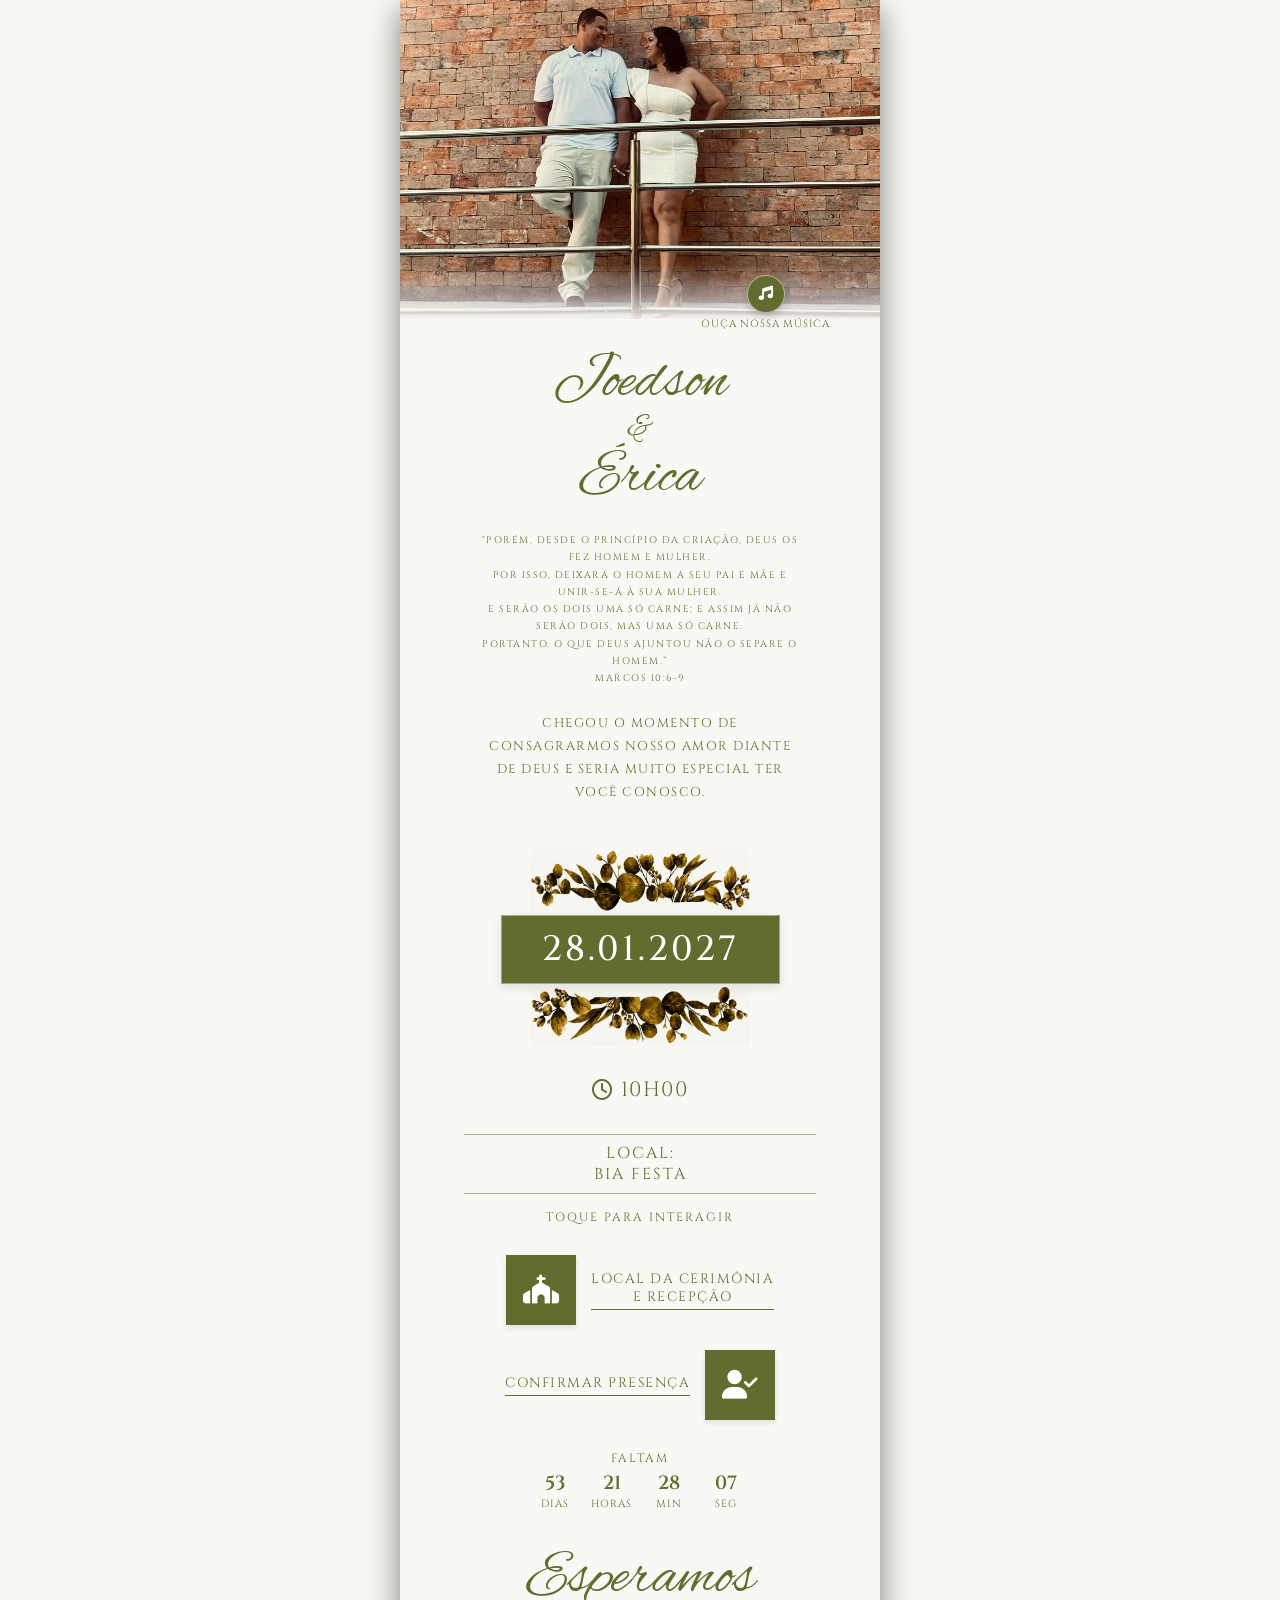
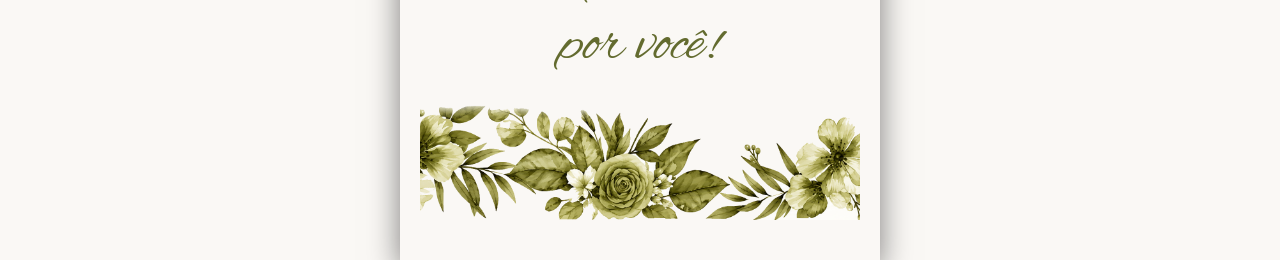
<file: index.html>
<!DOCTYPE html>
<html lang="pt-BR">
<head>
  <meta charset="UTF-8">
  <meta name="viewport" content="width=device-width, initial-scale=1.0">
  <title>Joedson e Erica</title>
  
  <!-- Google Fonts -->
  <link rel="preconnect" href="https://fonts.googleapis.com">
  <link rel="preconnect" href="https://fonts.gstatic.com" crossorigin>
  <link href="https://fonts.googleapis.com/css2?family=Alex+Brush&family=Cinzel:wght@400;500;600&display=swap" rel="stylesheet">
  
  <!-- Ícones do App/Navegador -->
  <link href="imagens/icon.png" rel="shortcut icon"/>
  <link href="imagens/icon-192.png" rel="icon" sizes="192x192"/>
  <link href="imagens/icon-180.png" rel="apple-touch-icon" sizes="180x180"/>
  
  <!-- FontAwesome -->
  <link rel="stylesheet" href="https://cdnjs.cloudflare.com/ajax/libs/font-awesome/6.4.0/css/all.min.css">

  <!-- CSS Local -->
  <link rel="stylesheet" href="./style.css">
</head>
<body>
  <!-- Música de fundo -->
  <audio id="bg-music" loop src="audio/musica.mp3"></audio>
  
  <div class="card-container">

    <!-- FOTO DO TOPO (Floral Cima Ajustado) -->
    <div class="top-photo-wrapper">
      <img src="imagens/foto-casal.png" alt="Flores verde oliva">
    </div>

    <!-- CONTEÚDO PRINCIPAL -->
    <div class="main-content">
      
      <!-- CONTAINER DOS NOMES COM A DECORAÇÃO -->
      <div class="names-container">
        <h1 class="couple-names">
          Joedson
          <span>&</span>
          Érica
        </h1>
         <!-- Bloco de Música com Texto -->
<div class="music-wrapper">
    <button id="music-btn" class="music-toggle-btn" aria-label="Tocar Música">
      <i class="fa-solid fa-music"></i>
    </button>
    <span class="music-label">Ouça nossa música</span>
  </div>
      </div>
       
      <!-- Versículo Bíblico -->
      <p class="versiculo-biblico">
        "Porém, desde o princípio da criação, Deus os fez homem e mulher.<br> 
        Por isso, deixará o homem a seu pai e mãe e unir-se-á à sua mulher.<br> 
        E serão os dois uma só carne; e assim já não serão dois, mas uma só carne.<br>  
        Portanto, o que Deus ajuntou não o separe o homem.”<br> 
        Marcos 10:6-9
      </p>

      <!-- Texto da Saudação -->
      <p class="invitation-text">
        Chegou o momento de consagrarmos nosso amor diante de Deus e seria muito especial ter você conosco.
      </p>

      <!-- SEÇÃO DA DATA COM DECORAÇÕES -->
      <div class="date-wrapper">
        <img src="imagens/floral-cima.png" alt="Decoração Topo" class="date-deco date-deco-top">

        <!-- DATA EM DESTAQUE -->
        <div class="date-badge">
          28.01.2027
        </div>

        <img src="imagens/floral-baixo.png" alt="Decoração Base" class="date-deco date-deco-bottom">
      </div>

      <!-- HORA -->
      <div class="time-text">
        <i class="far fa-clock"></i>
        <span>10H00</span>
      </div>
      
      <!-- LOCAL -->
      <div class="location-info">
        <div class="divider-line"></div>
        <p class="location-text">Local: <br>Bia Festa</p>
        <div class="divider-line"></div>
      </div>

      <!-- INSTRUÇÃO -->
      <p class="touch-instruction">Toque para interagir</p>

      <!-- BOTÕES INTERATIVOS -->
      <div class="interactive-buttons">

        <!-- Botão 1: Local da Cerimônia (Igreja) -->
        <a href="https://digitalconvite.github.io/joedson-e-erica/local-cerimonia.html" rel="noopener noreferrer" class="btn-row">
          <div class="icon-square">
            <i class="fas fa-church"></i>
          </div>
          <span class="btn-label">Local da Cerimônia<br>e recepção</span>
        </a>
       
        <!-- Botão 3: Confirmar Presença -->
      <div class="btn-row reverse" id="rsvpBtn">
        <div class="icon-square">
          <i class="fas fa-user-check"></i>
        </div>
        <span class="btn-label">Confirmar Presença</span>
      </div>

      </div>
      
   <!-- CONTAGEM REGRESSIVA -->
<div class="countdown-container">
  <div class="countdown-title">FALTAM</div>
  <div class="countdown-timer" id="countdown">
    <div class="time-box">
      <span id="days">00</span>
      <small>dias</small>
    </div>
    <div class="time-box">
      <span id="hours">00</span>
      <small>horas</small>
    </div>
    <div class="time-box">
      <span id="minutes">00</span>
      <small>min</small>
    </div>
    <div class="time-box">
      <span id="seconds">00</span>
      <small>seg</small>
    </div>
  </div>
</div>

    <div class="waiting-text">
        Esperamos<br>por você!
      </div>

    <!-- FOTO DA PARTE INFERIOR -->
    <div class="bottom-section">
      <div class="bottom-photo-wrapper">
        <img src="imagens/floral2.png" alt="flores douradas">
      </div>
    </div>

  </div>

  <!-- MODAL RSVP -->
  <div id="rsvpModal" class="modal">
    <div class="modal-content">
      <h3>Confirmação de Presença</h3>
      <form id="rsvpForm">
        
        <div class="form-group">
          <label for="nome">Seu Nome Completo:</label>
          <input type="text" id="nome" placeholder="Digite seu nome completo" required>
        </div>
        
        <div class="form-group">
          <label for="presencaCelebracao">Celebração:</label>
          <select id="presencaCelebracao" required>
            <option value="Sim, estarei presente na Celebração">Sim, estarei presente na Celebração</option>
            <option value="Não poderei ir à Celebração">Não poderei ir à Celebração</option>
          </select>
        </div>

        <div class="form-group">
          <label for="acompanhantes">Quantidade de Acompanhantes:</label>
          <input type="number" id="acompanhantes" placeholder="0" min="0" value="0">
        </div>

        <button type="submit" class="modal-btn">Enviar via WhatsApp</button>
        <button type="button" class="modal-btn btn-cancel" id="closeRsvpBtn">Fechar</button>
      </form>
    </div>
  </div>

  <!-- JavaScript Local -->
  <script src="./script.js"></script>
</body>
</html>
</file>
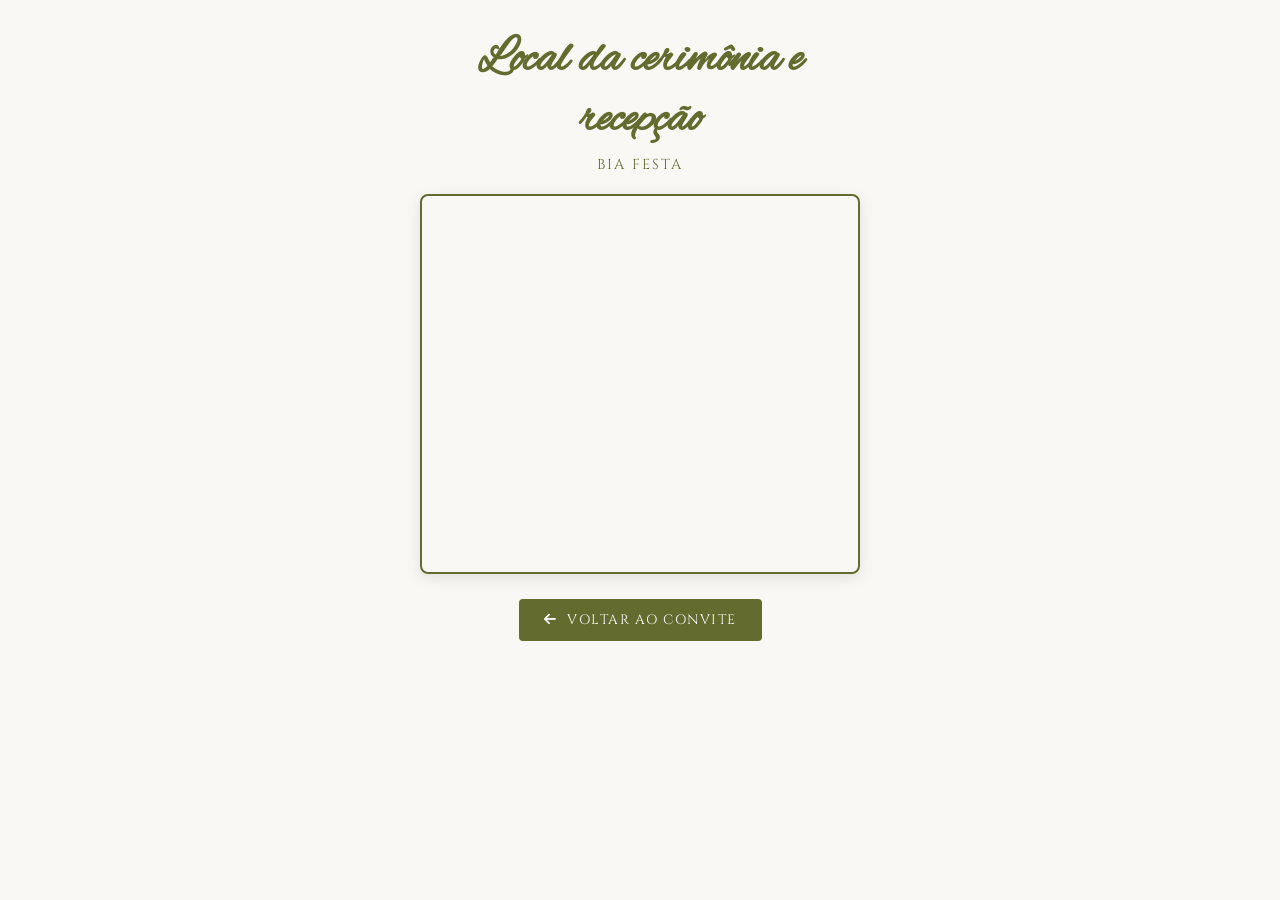
<file: local-cerimonia.html>
<!DOCTYPE html>
<html lang="pt-BR">
<head>
  <meta charset="UTF-8">
  <meta name="viewport" content="width=device-width, initial-scale=1.0">
  <title>Cerimônia</title>
  
  <!-- Google Fonts & FontAwesome -->
  <link rel="preconnect" href="https://fonts.googleapis.com">
  <link rel="preconnect" href="https://fonts.gstatic.com" crossorigin>
  <link href="https://fonts.googleapis.com/css2?family=Alex+Brush&family=Cinzel:wght@400;500;600&display=swap" rel="stylesheet">
  <link rel="stylesheet" href="https://cdnjs.cloudflare.com/ajax/libs/font-awesome/6.4.0/css/all.min.css">

  <!-- Estilos da página de localização -->
  <style>
    :root {
      --bg-color: #FAF8F5;
      --primary-color: #636b2F;
      --text-gold: #636b2F;
      --font-cursive: 'Alex Brush', cursive;
      --font-serif: 'Cinzel', serif;
    }

    * {
      box-sizing: border-box;
      margin: 0;
      padding: 0;
    }

    body {
      background-color: var(--bg-color);
      font-family: var(--font-serif);
      color: var(--text-gold);
      min-height: 100vh;
      display: flex;
      justify-content: center;
      align-items: flex-start;
    }

    .page-container {
      width: 100%;
      max-width: 480px;
      padding: 30px 20px;
      text-align: center;
      display: flex;
      flex-direction: column;
      align-items: center;
    }

    .title {
      font-family: var(--font-cursive);
      font-size: 3rem;
      color: var(--primary-color);
      margin-bottom: 5px;
    }

    .subtitle {
      font-size: 0.9rem;
      letter-spacing: 2px;
      text-transform: uppercase;
      margin-bottom: 20px;
    }

    .map-frame {
      width: 100%;
      height: 380px;
      border: 2px solid var(--primary-color);
      border-radius: 8px;
      overflow: hidden;
      box-shadow: 0 4px 15px rgba(0, 0, 0, 0.1);
      margin-bottom: 25px;
    }

    .map-frame iframe {
      width: 100%;
      height: 100%;
      border: 0;
    }

    /* Botão de Voltar ao Convite */
    .back-btn {
      display: inline-flex;
      align-items: center;
      gap: 10px;
      background-color: var(--primary-color);
      color: #FFFFFF;
      text-decoration: none;
      padding: 12px 25px;
      border-radius: 4px;
      font-size: 0.85rem;
      letter-spacing: 1.5px;
      text-transform: uppercase;
      transition: transform 0.2s ease, background-color 0.2s ease;
    }

    .back-btn:hover {
      transform: scale(1.03);
    }
  </style>
</head>
<body>

  <div class="page-container">
    <h1 class="title">Local da cerimônia e recepção</h1>
    <p class="subtitle">Bia Festa</p>

    <!-- MAPA INCORPORADO DO GOOGLE MAPS (Entrar no google maps, digitar o local, compartilhar e escoher opção incorporar um mapa e copiar apenas o link) -->
    <div class="map-frame">
      <iframe 
        src="https://www.google.com/maps/embed?pb=!1m18!1m12!1m3!1d3894.510387268282!2d-38.296925023974474!3d-12.548561251448461!2m3!1f0!2f0!3f0!3m2!1i1024!2i768!4f13.1!3m3!1m2!1s0x7165e4a145597bf%3A0x6efe17dd07572d78!2sBia%20Festa!5e0!3m2!1spt-BR!2sbr!4v1794490470844!5m2!1spt-BR!2sbr" width="600" height="450" style="border:0;" allowfullscreen="" loading="lazy" referrerpolicy="strict-origin-when-cross-origin" 
        loading="lazy" 
        referrerpolicy="no-referrer-when-downgrade">
      </iframe>
    </div>

    <!-- BOTÃO PARA VOLTAR -->
    <a href="./index.html" class="back-btn">
      <i class="fas fa-arrow-left"></i>
      Voltar ao Convite
    </a>
  </div>

</body>
</html>
</file>
<file: style.css>
:root {
  --bg-color: #FAF8F5;
  --primary-color: #636b2F;
  --text-gold: #636b2F;
  --text-dark: #636b2F;
  --font-cursive: 'Alex Brush', cursive;
  --font-serif: 'Cinzel', serif;
}

* {
  box-sizing: border-box;
  margin: 0;
  padding: 0;
}

html, body {
  width: 100%;
  min-height: 100vh;
  background-color: #faf8f5;
  font-family: var(--font-serif);
  overflow-x: hidden;
  display: flex;
  justify-content: center;
  align-items: flex-start;
}

/* Container do Convite */
.card-container {
  width: 100%;
  max-width: 480px;
  background-color: var(--bg-color);
  position: relative;
  display: flex;
  flex-direction: column;
  align-items: center;
  text-align: center;
  box-shadow: 0 10px 30px rgba(0,0,0,0.5);
  min-height: 100vh;
}

/* Foto do Topo (Floral Cima - Ocupa 100% da Largura) */
.top-photo-wrapper {
  width: 100%;
  height: 100%;
  position: relative;
  overflow: hidden;
}

.top-photo-wrapper img {
  width: 100%;
  height: 100%;
  object-fit: cover;
  object-position: center top;
}

.top-photo-wrapper::after {
  content: '';
  position: absolute;
  bottom: 0;
  left: 0;
  width: 100%;
  height: 60px;
  background: linear-gradient(to bottom, rgba(250,248,245,0) 0%, var(--bg-color) 100%);
}

/* Conteúdo Central */
.main-content {
  padding: 20px 20px 40px;
  width: 100%;
  display: flex;
  flex-direction: column;
  align-items: center;
}

.names-container {
  position: relative;
  display: flex;
  justify-content: center;
  align-items: center;
  width: 50%;
  margin: 5px 0 20px;
}

.names-container .couple-names {
  margin: 0;
}

.couple-names {
  font-family: var(--font-cursive);
  font-size: 3.8rem;
  color: var(--primary-color);
  line-height: 1.1;
  margin: 10px 0 20px;
  font-weight: normal;
}

.couple-names span {
  display: block;
  font-size: 2.2rem;
  margin: -5px 0;
}

.versiculo-biblico {
  font-size: 0.6rem;
  color: var(--text-gold);
  letter-spacing: 1.5px;
  line-height: 1.8;
  max-width: 320px;
  text-transform: uppercase;
  margin-bottom: 25px;
}

.invitation-text {
  font-size: 0.8rem;
  color: var(--text-gold);
  letter-spacing: 1.5px;
  line-height: 1.8;
  max-width: 320px;
  text-transform: uppercase;
  margin-bottom: 25px;
}

.information-extra {
  font-size: 0.8rem;
  color: var(--text-gold);
  letter-spacing: 1.5px;
  line-height: 1.8;
  max-width: 320px;
  text-transform: uppercase;
  margin-bottom: 25px;
}

.location-info {
  width: 100%;
  margin-bottom: 15px;
}

.divider-line {
  width: 80%;
  height: 1px;
  background-color: var(--text-gold);
  opacity: 0.5;
  margin: 0 auto;
}

.location-text {
  font-size: 0.99rem;
  color: var(--text-gold);
  letter-spacing: 2px;
  padding: 8px 0;
  text-transform: uppercase;
}

/* Horário do Evento */
.time-text {
  display: flex;
  align-items: center;
  justify-content: center;
  gap: 6px;
  font-size: 1.3rem;
  color: var(--text-gold);
  letter-spacing: 1.5px;
  margin-bottom: 30px;
}

.time-text i,
.time-text span {
  color: var(--text-gold);
}

.date-wrapper {
  display: flex;
  flex-direction: column;
  align-items: center;
  justify-content: center;
  width: 100%;
  margin: 20px 0 30px;
}

.date-wrapper .date-badge {
  margin: 1px 0;
}

.date-badge {
  background-color: var(--primary-color);
  color: #FFFFFF;
  font-size: 2.2rem;
  font-weight: 500;
  padding: 10px 40px;
  letter-spacing: 3px;
  border: 1px solid rgba(255,255,255,0.4);
  box-shadow: 0 4px 10px rgba(0,0,0,0.1);
  position: relative;
}

.date-deco {
  width: 220px;
  height: auto;
  object-fit: contain;
  pointer-events: none;
}

.date-deco-top {
  margin-bottom: 2px;
}

.date-deco-bottom {
  margin-top: 2px;
}

.touch-instruction {
  font-size: 0.75rem;
  color: var(--text-gold);
  letter-spacing: 2px;
  text-transform: uppercase;
  margin-bottom: 30px;
}

.interactive-buttons {
  width: 100%;
  display: flex;
  flex-direction: column;
  gap: 25px;
  margin-bottom: 40px;
}

.btn-row {
  display: flex;
  align-items: center;
  justify-content: center;
  gap: 15px;
  text-decoration: none;
  cursor: pointer;
  transition: transform 0.2s ease;
}

.btn-row.reverse {
  flex-direction: row-reverse;
}

.btn-row:hover {
  transform: scale(1.03);
}

.icon-square {
  width: 70px;
  height: 70px;
  background-color: var(--primary-color);
  border: 1px solid var(--text-dark);
  display: flex;
  align-items: center;
  justify-content: center;
  color: #FFFFFF;
  font-size: 1.8rem;
  box-shadow: 0 3px 6px rgba(0,0,0,0.1);
}

.btn-label {
  font-size: 0.85rem;
  color: var(--text-gold);
  letter-spacing: 1.5px;
  text-transform: uppercase;
  position: relative;
  padding-bottom: 4px;
}

.btn-label::after {
  content: '';
  position: absolute;
  bottom: 0;
  left: 0;
  width: 100%;
  height: 1px;
  background-color: var(--text-gold);
}

/* Foto Rodapé (Floral Baixo - Ocupa 100% da Largura) */
.bottom-section {
  width: 100%;
  position: relative;
}

.bottom-photo-wrapper {
  width: 100%;
  height: 120px;
  position: relative;
}

.bottom-photo-wrapper img {
  width: 100%;
  height: 100%;
  object-fit: cover;
  object-position: center bottom; /* Foca na parte de baixo da imagem floral */
}
.waiting-text {
  font-family: var(--font-cursive);
  font-size: 3.8rem;
  color: var(--primary-color);
  line-height: 1.1;
  margin: 10px 0 20px;
  font-weight: normal;
}

.waiting-text span {
  display: block;
  font-size: 2.2rem;
  margin: -5px 0;
}

/* Estilos da Contagem Regressiva */
.countdown-container {
  display: flex;
  flex-direction: column;
  align-items: center;
  margin: -10px 0 25px; /* Ajuste a margem se preferir mais distante ou próximo */
}

.countdown-title {
  font-size: 0.75rem;
  color: var(--text-gold, #e35336);
  letter-spacing: 2px;
  margin-bottom: 8px;
  font-family: var(--font-serif, serif);
}

.countdown-timer {
  display: flex;
  gap: 12px;
}

.time-box {
  display: flex;
  flex-direction: column;
  align-items: center;
  min-width: 45px;
}

.time-box span {
  font-size: 1.2rem;
  font-weight: 600;
  color: var(--primary-color, #e35336);
  font-family: var(--font-serif, serif);
  line-height: 1;
}

.time-box small {
  font-size: 0.65rem;
  color: var(--text-gold, #e35336);
  text-transform: uppercase;
  letter-spacing: 1px;
  margin-top: 4px;
}

/* Container de Música acima/direita dos nomes */
.music-wrapper {
  position: absolute;
  right: -80px;
  top: -75px;
  display: flex;
  flex-direction: column;
  align-items: center;
  z-index: 10;
}

.music-toggle-btn {
  width: 38px;
  height: 38px;
  border-radius: 50%;
  background-color: var(--primary-color);
  color: #ffffff;
  border: 1px solid rgba(255, 255, 255, 0.5);
  box-shadow: 0 3px 8px rgba(0, 0, 0, 0.2);
  cursor: pointer;
  display: flex;
  align-items: center;
  justify-content: center;
  font-size: 0.9rem;
  transition: transform 0.2s ease, background-color 0.2s ease;
}

.music-toggle-btn:hover {
  transform: scale(1.1);
}

.music-toggle-btn.playing {
  animation: pulse 2s infinite;
}

/* Texto abaixo do botão */
.music-label {
  font-size: 0.65rem;
  color: var(--text-gold);
  letter-spacing: 0.8px;
  text-transform: uppercase;
  margin-top: 4px;
  white-space: nowrap;
  font-family: var(--font-serif);
}

/* ==========================================
   ESTILOS DA JANELA MODAL (RSVP)
   ================================---------- */

/* 1. Esconde o modal por padrão e cria o fundo escurecido */
.modal {
  display: none; /* ESSENCIAL: Mantém oculto até ser ativado via JavaScript */
  position: fixed;
  top: 0;
  left: 0;
  width: 100%;
  height: 100%;
  background-color: rgba(0, 0, 0, 0.6); /* Fundo escuro semi-transparente */
  justify-content: center;
  align-items: center;
  z-index: 1000; /* Garante que fique acima de todos os elementos */
  padding: 20px;
}

/* 2. Caixa de conteúdo do modal */
.modal-content {
  background-color: var(--bg-color, #FAF8F5);
  padding: 30px 25px;
  width: 100%;
  max-width: 400px;
  border-radius: 8px;
  box-shadow: 0 10px 30px rgba(0, 0, 0, 0.3);
  text-align: left;
  position: relative;
  max-height: 90vh;
  overflow-y: auto;
  border: 1px solid var(--primary-color);
}

.modal-content h3 {
  font-family: var(--font-serif);
  color: var(--primary-color);
  font-size: 1.3rem;
  text-align: center;
  margin-bottom: 20px;
  letter-spacing: 1px;
}

/* 3. Estilização dos campos do formulário */
.form-group {
  margin-bottom: 15px;
  display: flex;
  flex-direction: column;
}

.form-group label {
  font-size: 0.75rem;
  color: var(--text-gold);
  letter-spacing: 1px;
  text-transform: uppercase;
  margin-bottom: 6px;
  font-family: var(--font-serif);
}

.form-group input,
.form-group select {
  padding: 10px;
  font-size: 0.9rem;
  border: 1px solid rgba(99, 107, 47, 0.4);
  background-color: #ffffff;
  color: #333333;
  border-radius: 4px;
  outline: none;
  font-family: var(--font-serif);
}

.form-group input:focus,
.form-group select:focus {
  border-color: var(--primary-color);
  box-shadow: 0 0 5px rgba(99, 107, 47, 0.3);
}

/* 4. Botões internos do modal */
.modal-btn {
  width: 100%;
  background-color: var(--primary-color);
  color: #ffffff;
  border: none;
  padding: 12px;
  font-size: 0.85rem;
  letter-spacing: 1.5px;
  text-transform: uppercase;
  cursor: pointer;
  border-radius: 4px;
  margin-top: 10px;
  transition: opacity 0.2s ease;
  font-family: var(--font-serif);
}

.modal-btn:hover {
  opacity: 0.9;
}

.modal-btn.btn-cancel {
  background-color: #a94442; /* Tom avermelhado ou neutro para fechar */
  margin-top: 8px;
}
</file>
